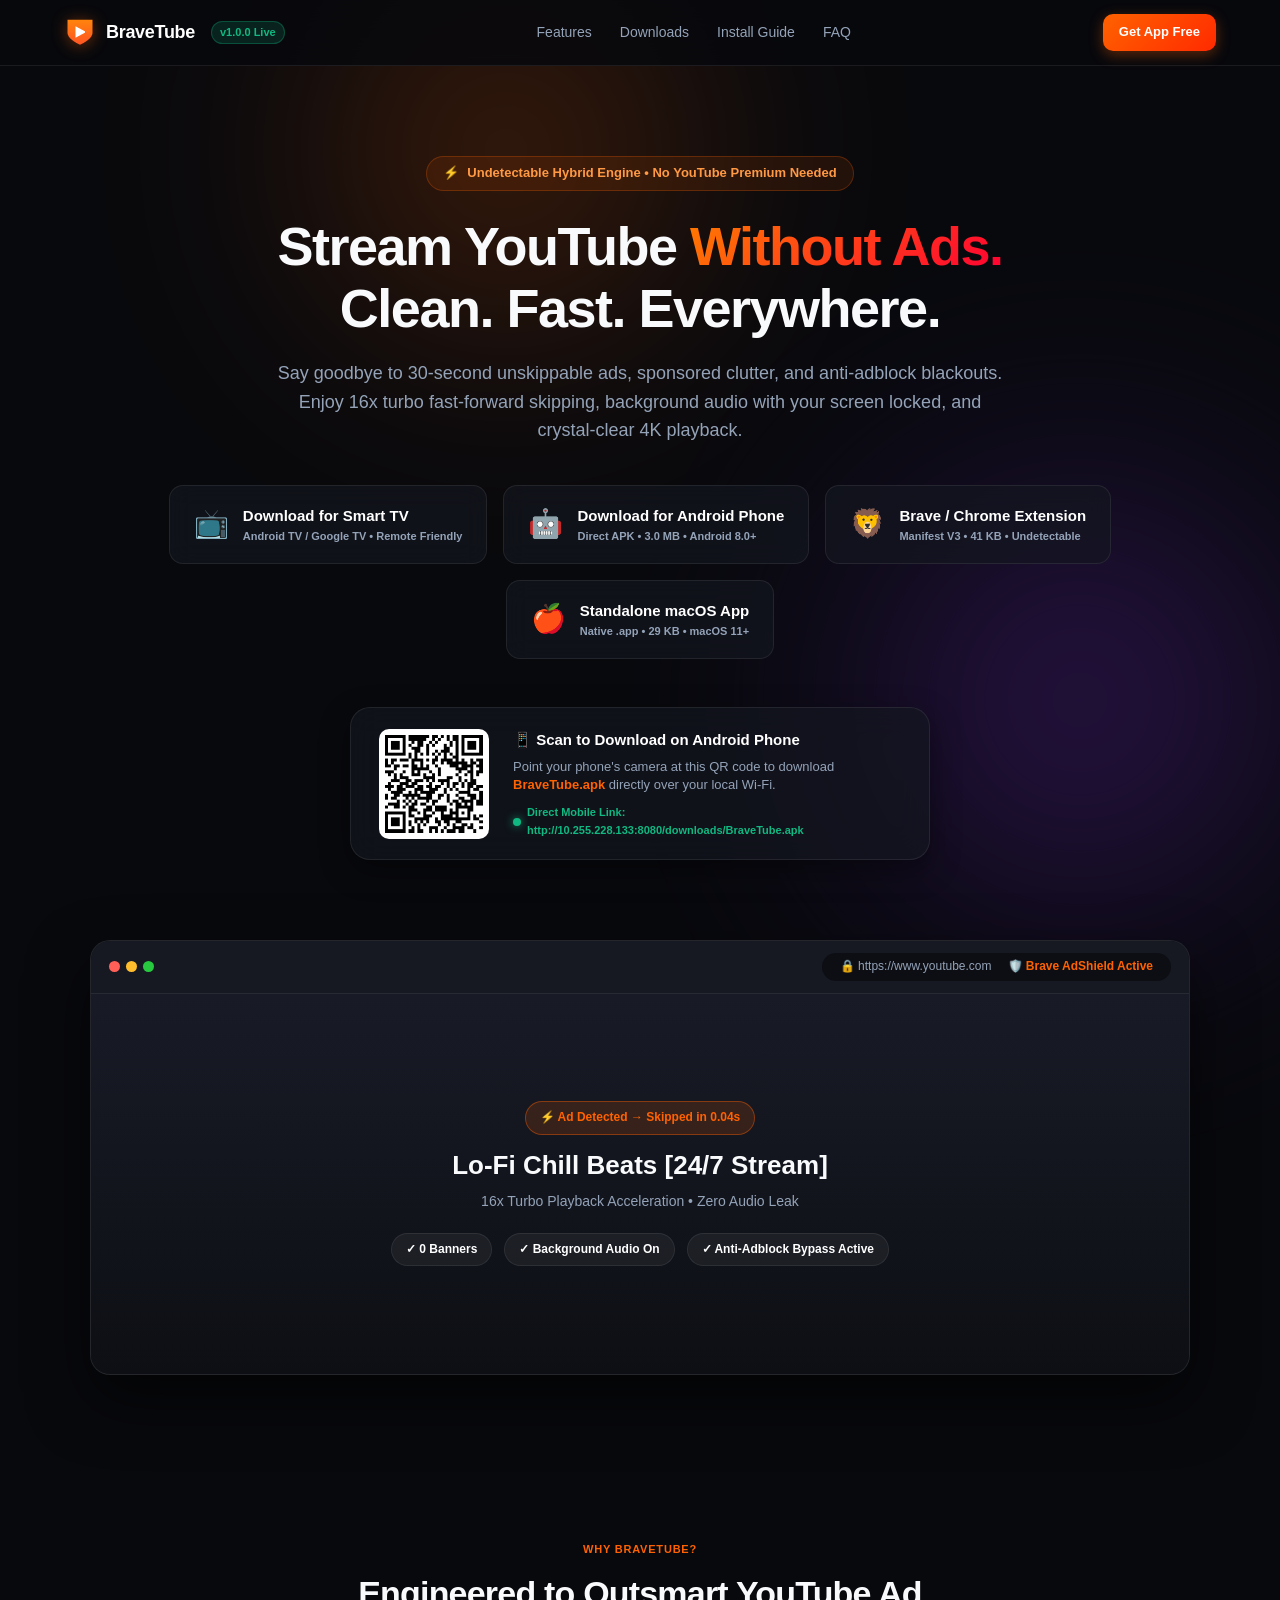
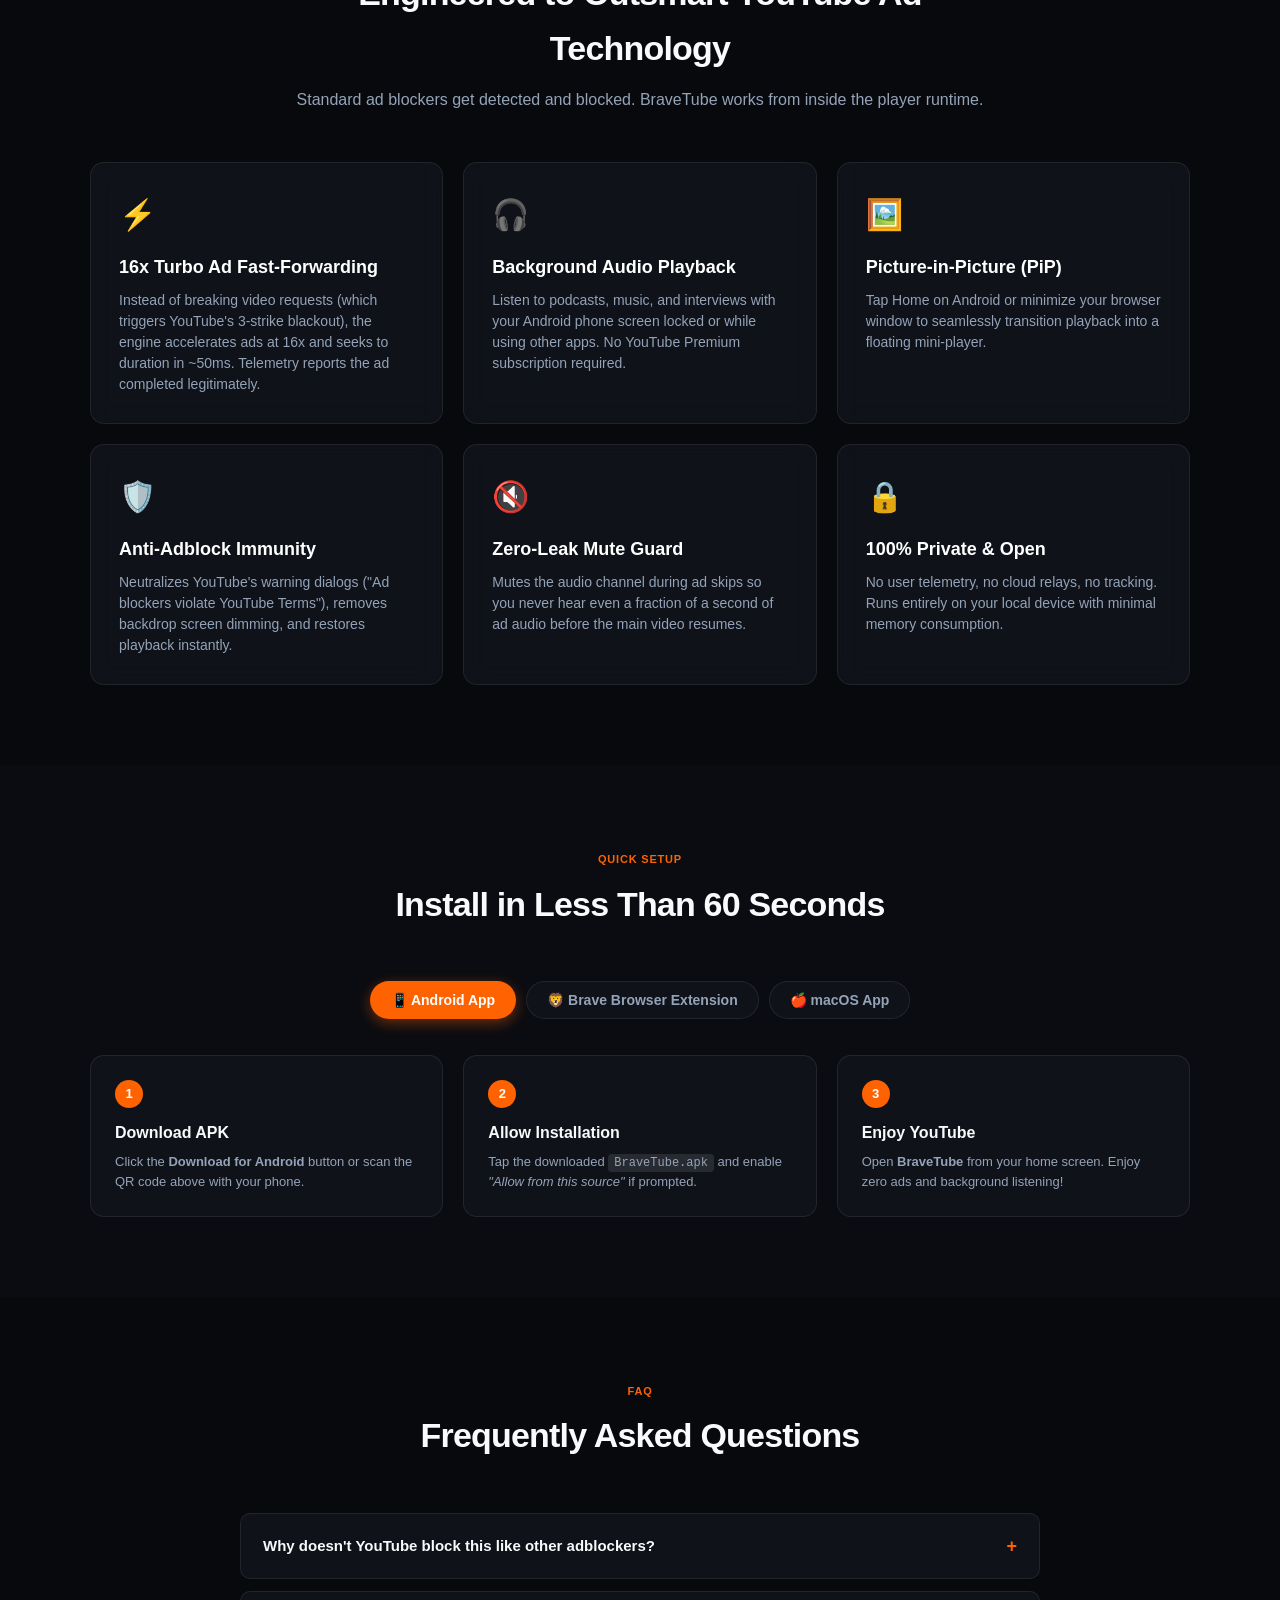
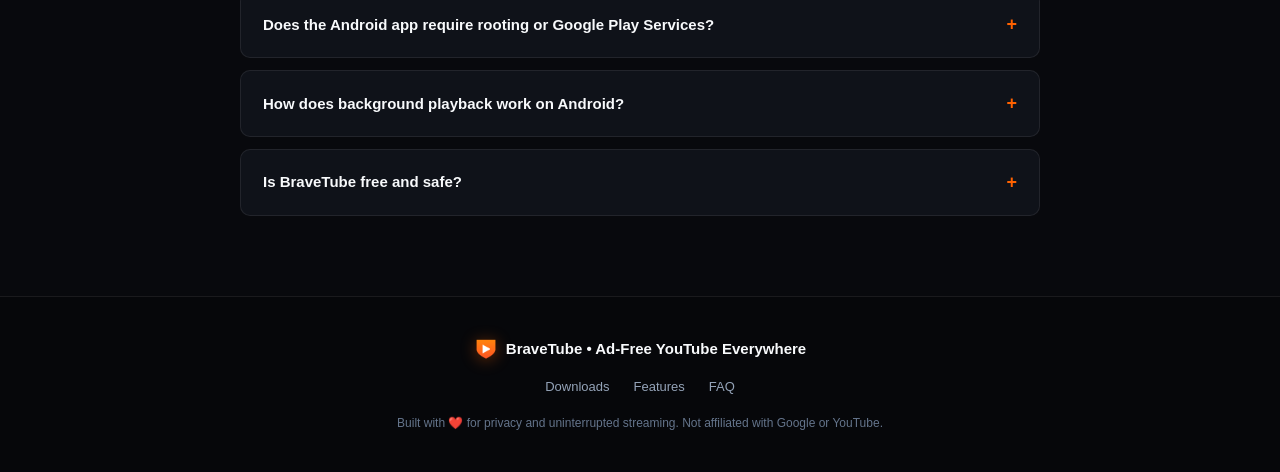
<file: website/index.html>
<!DOCTYPE html>
<html lang="en">
<head>
  <meta charset="UTF-8">
  <meta name="viewport" content="width=device-width, initial-scale=1.0">
  <title>BraveTube — YouTube Without Ads | Android App & Brave Extension</title>
  <meta name="description" content="Download BraveTube and Brave AdShield: Undetectable YouTube ad skipping with 16x turbo skip, background audio playback with screen locked, and zero banners.">
  <link rel="icon" type="image/png" href="assets/icon.png">
  <link rel="stylesheet" href="styles.css">
  <script src="assets/qrcode.min.js"></script>
</head>
<body>
  <!-- Ambient background glow -->
  <div class="glow-orb orb-1"></div>
  <div class="glow-orb orb-2"></div>

  <!-- Navigation -->
  <nav class="navbar">
    <div class="nav-container">
      <a href="#" class="brand">
        <img src="assets/icon.png" alt="BraveTube Logo" class="brand-logo">
        <span class="brand-name">BraveTube</span>
        <span class="badge-pill">v1.0.0 Live</span>
      </a>
      <div class="nav-links">
        <a href="#features">Features</a>
        <a href="#downloads">Downloads</a>
        <a href="#install">Install Guide</a>
        <a href="#faq">FAQ</a>
      </div>
      <a href="#downloads" class="btn btn-sm btn-primary">Get App Free</a>
    </div>
  </nav>

  <!-- Hero Section -->
  <header class="hero">
    <div class="hero-container">
      <div class="hero-tag">
        <span class="tag-sparkle">⚡</span>
        <span>Undetectable Hybrid Engine • No YouTube Premium Needed</span>
      </div>

      <h1 class="hero-title">
        Stream YouTube <span class="gradient-text">Without Ads.</span><br>
        Clean. Fast. Everywhere.
      </h1>

      <p class="hero-subtitle">
        Say goodbye to 30-second unskippable ads, sponsored clutter, and anti-adblock blackouts. 
        Enjoy 16x turbo fast-forward skipping, background audio with your screen locked, and crystal-clear 4K playback.
      </p>

      <!-- Primary Action Buttons -->
      <div class="hero-cta-group" id="downloads">
        <a href="downloads/SmartTube.apk" download="SmartTube.apk" class="btn btn-hero btn-android" id="btnDownloadTV">
          <div class="btn-icon">📺</div>
          <div class="btn-content">
            <span class="btn-label">Download for Smart TV</span>
            <span class="btn-meta">Android TV / Google TV • Remote Friendly</span>
          </div>
        </a>

        <a href="downloads/BraveTube.apk" download="BraveTube.apk" class="btn btn-hero btn-android" id="btnDownloadAndroid">
          <div class="btn-icon">🤖</div>
          <div class="btn-content">
            <span class="btn-label">Download for Android Phone</span>
            <span class="btn-meta">Direct APK • 3.0 MB • Android 8.0+</span>
          </div>
        </a>

        <a href="downloads/BraveAdShield-Extension.zip" download="BraveAdShield-Extension.zip" class="btn btn-hero btn-brave" id="btnDownloadBrave">
          <div class="btn-icon">🦁</div>
          <div class="btn-content">
            <span class="btn-label">Brave / Chrome Extension</span>
            <span class="btn-meta">Manifest V3 • 41 KB • Undetectable</span>
          </div>
        </a>

        <a href="downloads/YouTube-AdFree-Mac.zip" download="YouTube-AdFree-Mac.zip" class="btn btn-hero btn-mac" id="btnDownloadMac">
          <div class="btn-icon">🍎</div>
          <div class="btn-content">
            <span class="btn-label">Standalone macOS App</span>
            <span class="btn-meta">Native .app • 29 KB • macOS 11+</span>
          </div>
        </a>
      </div>

      <!-- Live Mobile QR Code Scanner -->
      <div class="qr-card">
        <div class="qr-box" id="qrcode"></div>
        <div class="qr-info">
          <div class="qr-title">📱 Scan to Download on Android Phone</div>
          <p class="qr-desc">
            Point your phone's camera at this QR code to download <strong class="text-orange">BraveTube.apk</strong> directly over your local Wi-Fi.
          </p>
          <div class="network-badge">
            <span class="pulse-dot"></span>
            <span id="qrUrlLabel">Direct Link Ready</span>
          </div>
        </div>
      </div>
    </div>
  </header>

  <!-- Interactive Demo / Engine Simulation -->
  <section class="demo-section">
    <div class="section-container">
      <div class="mockup-window">
        <div class="window-bar">
          <div class="window-dots">
            <span class="dot red"></span>
            <span class="dot yellow"></span>
            <span class="dot green"></span>
          </div>
          <div class="window-address">
            <span>🔒 https://www.youtube.com</span>
            <span class="status-shield">🛡️ Brave AdShield Active</span>
          </div>
        </div>
        <div class="mockup-player">
          <div class="mockup-video-bg">
            <div class="video-overlay-status">
              <span class="skip-badge">⚡ Ad Detected → Skipped in 0.04s</span>
              <h2>Lo-Fi Chill Beats [24/7 Stream]</h2>
              <p>16x Turbo Playback Acceleration • Zero Audio Leak</p>
            </div>
            <div class="floating-pills">
              <div class="pill">✓ 0 Banners</div>
              <div class="pill">✓ Background Audio On</div>
              <div class="pill">✓ Anti-Adblock Bypass Active</div>
            </div>
          </div>
        </div>
      </div>
    </div>
  </section>

  <!-- Feature Grid -->
  <section class="features" id="features">
    <div class="section-container">
      <div class="section-header">
        <span class="section-pill">Why BraveTube?</span>
        <h2 class="section-title">Engineered to Outsmart YouTube Ad Technology</h2>
        <p class="section-desc">Standard ad blockers get detected and blocked. BraveTube works from inside the player runtime.</p>
      </div>

      <div class="feature-grid">
        <div class="feature-card">
          <div class="feature-icon">⚡</div>
          <h3>16x Turbo Ad Fast-Forwarding</h3>
          <p>Instead of breaking video requests (which triggers YouTube's 3-strike blackout), the engine accelerates ads at 16x and seeks to duration in ~50ms. Telemetry reports the ad completed legitimately.</p>
        </div>

        <div class="feature-card">
          <div class="feature-icon">🎧</div>
          <h3>Background Audio Playback</h3>
          <p>Listen to podcasts, music, and interviews with your Android phone screen locked or while using other apps. No YouTube Premium subscription required.</p>
        </div>

        <div class="feature-card">
          <div class="feature-icon">🖼️</div>
          <h3>Picture-in-Picture (PiP)</h3>
          <p>Tap Home on Android or minimize your browser window to seamlessly transition playback into a floating mini-player.</p>
        </div>

        <div class="feature-card">
          <div class="feature-icon">🛡️</div>
          <h3>Anti-Adblock Immunity</h3>
          <p>Neutralizes YouTube's warning dialogs ("Ad blockers violate YouTube Terms"), removes backdrop screen dimming, and restores playback instantly.</p>
        </div>

        <div class="feature-card">
          <div class="feature-icon">🔇</div>
          <h3>Zero-Leak Mute Guard</h3>
          <p>Mutes the audio channel during ad skips so you never hear even a fraction of a second of ad audio before the main video resumes.</p>
        </div>

        <div class="feature-card">
          <div class="feature-icon">🔒</div>
          <h3>100% Private & Open</h3>
          <p>No user telemetry, no cloud relays, no tracking. Runs entirely on your local device with minimal memory consumption.</p>
        </div>
      </div>
    </div>
  </section>

  <!-- Step-by-Step Installation Guides -->
  <section class="install-section" id="install">
    <div class="section-container">
      <div class="section-header">
        <span class="section-pill">Quick Setup</span>
        <h2 class="section-title">Install in Less Than 60 Seconds</h2>
      </div>

      <div class="install-tabs">
        <button class="tab-btn active" data-tab="android-tab">📱 Android App</button>
        <button class="tab-btn" data-tab="brave-tab">🦁 Brave Browser Extension</button>
        <button class="tab-btn" data-tab="mac-tab">🍎 macOS App</button>
      </div>

      <!-- Android Guide -->
      <div class="tab-content active" id="android-tab">
        <div class="steps-grid">
          <div class="step-card">
            <span class="step-num">1</span>
            <h4>Download APK</h4>
            <p>Click the <strong>Download for Android</strong> button or scan the QR code above with your phone.</p>
          </div>
          <div class="step-card">
            <span class="step-num">2</span>
            <h4>Allow Installation</h4>
            <p>Tap the downloaded <code>BraveTube.apk</code> and enable <em>"Allow from this source"</em> if prompted.</p>
          </div>
          <div class="step-card">
            <span class="step-num">3</span>
            <h4>Enjoy YouTube</h4>
            <p>Open <strong>BraveTube</strong> from your home screen. Enjoy zero ads and background listening!</p>
          </div>
        </div>
      </div>

      <!-- Brave Guide -->
      <div class="tab-content" id="brave-tab">
        <div class="steps-grid">
          <div class="step-card">
            <span class="step-num">1</span>
            <h4>Download & Extract</h4>
            <p>Download <code>BraveAdShield-Extension.zip</code> and unzip it on your computer.</p>
          </div>
          <div class="step-card">
            <span class="step-num">2</span>
            <h4>Developer Mode</h4>
            <p>Open <code>brave://extensions</code> in Brave and toggle <strong>Developer mode</strong> in the top-right.</p>
          </div>
          <div class="step-card">
            <span class="step-num">3</span>
            <h4>Load Unpacked</h4>
            <p>Click <strong>"Load unpacked"</strong> and select the unzipped folder. Open YouTube to test!</p>
          </div>
        </div>
      </div>

      <!-- Mac Guide -->
      <div class="tab-content" id="mac-tab">
        <div class="steps-grid">
          <div class="step-card">
            <span class="step-num">1</span>
            <h4>Download Zip</h4>
            <p>Download <code>YouTube-AdFree-Mac.zip</code> and unzip it.</p>
          </div>
          <div class="step-card">
            <span class="step-num">2</span>
            <h4>Move to Applications</h4>
            <p>Drag <strong>YouTube Ad-Free.app</strong> into your Applications folder.</p>
          </div>
          <div class="step-card">
            <span class="step-num">3</span>
            <h4>Launch via Spotlight</h4>
            <p>Press <code>Cmd + Space</code>, type <strong>YouTube Ad-Free</strong>, and hit enter!</p>
          </div>
        </div>
      </div>
    </div>
  </section>

  <!-- FAQ Section -->
  <section class="faq-section" id="faq">
    <div class="section-container">
      <div class="section-header">
        <span class="section-pill">FAQ</span>
        <h2 class="section-title">Frequently Asked Questions</h2>
      </div>

      <div class="faq-accordion">
        <div class="faq-item">
          <div class="faq-question">
            <span>Why doesn't YouTube block this like other adblockers?</span>
            <span class="faq-icon">+</span>
          </div>
          <div class="faq-answer">
            <p>Traditional adblockers abort network connections to Google ad servers, which YouTube detects with anti-adblock scripts. BraveTube uses a hybrid fast-forward technique: when an ad is cued, it accelerates the player to 16x speed and jumps directly to duration in &lt;50ms. YouTube's servers register that the ad played legitimately.</p>
          </div>
        </div>

        <div class="faq-item">
          <div class="faq-question">
            <span>Does the Android app require rooting or Google Play Services?</span>
            <span class="faq-icon">+</span>
          </div>
          <div class="faq-answer">
            <p>No root required, and no Google Play Services dependency. It runs on any Android phone (Android 8.0 Oreo through Android 15+). You can also sign into your Google account inside the app if you want your subscriptions and watch history saved.</p>
          </div>
        </div>

        <div class="faq-item">
          <div class="faq-question">
            <span>How does background playback work on Android?</span>
            <span class="faq-icon">+</span>
          </div>
          <div class="faq-answer">
            <p>YouTube normally pauses video whenever the page is hidden or the phone screen turns off. BraveTube neutralizes the HTML5 Page Visibility API, telling YouTube that the player is always visible and focused, enabling seamless background playback.</p>
          </div>
        </div>

        <div class="faq-item">
          <div class="faq-question">
            <span>Is BraveTube free and safe?</span>
            <span class="faq-icon">+</span>
          </div>
          <div class="faq-answer">
            <p>Yes, 100% free and open-source. There are zero trackers, analytics scripts, or remote server dependencies.</p>
          </div>
        </div>
      </div>
    </div>
  </section>

  <!-- Footer -->
  <footer class="footer">
    <div class="footer-container">
      <div class="footer-brand">
        <img src="assets/icon.png" alt="Logo" class="brand-logo sm">
        <span>BraveTube • Ad-Free YouTube Everywhere</span>
      </div>
      <div class="footer-links">
        <a href="#downloads">Downloads</a>
        <a href="#features">Features</a>
        <a href="#faq">FAQ</a>
      </div>
      <div class="footer-copy">
        <span>Built with ❤️ for privacy and uninterrupted streaming. Not affiliated with Google or YouTube.</span>
      </div>
    </div>
  </footer>

  <script src="script.js"></script>
</body>
</html>
</file>
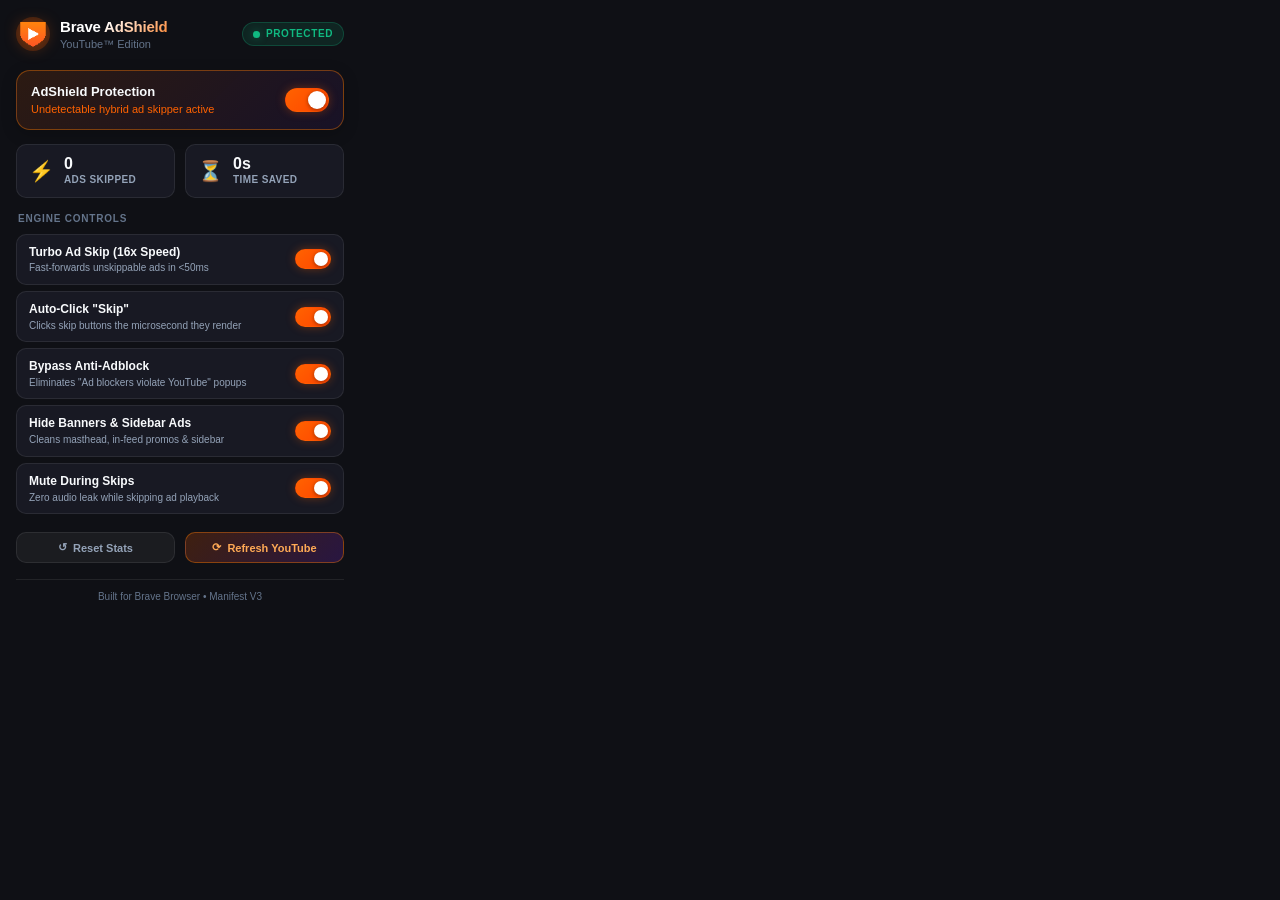
<file: extension/popup/popup.html>
<!DOCTYPE html>
<html lang="en">
<head>
  <meta charset="UTF-8">
  <meta name="viewport" content="width=device-width, initial-scale=1.0">
  <title>Brave AdShield for YouTube</title>
  <link rel="stylesheet" href="popup.css">
</head>
<body>
  <div class="container">
    <!-- Header -->
    <header class="header">
      <div class="logo-area">
        <div class="logo-icon-wrap">
          <img src="../icons/icon48.png" alt="Shield Logo" class="logo-img">
          <span class="pulse-ring"></span>
        </div>
        <div class="logo-text">
          <h1>Brave AdShield</h1>
          <span class="subtitle">YouTube™ Edition</span>
        </div>
      </div>
      <div class="status-pill active" id="statusPill">
        <span class="status-dot"></span>
        <span class="status-label" id="statusLabel">PROTECTED</span>
      </div>
    </header>

    <!-- Master Switch -->
    <div class="master-switch-card">
      <div class="master-info">
        <span class="master-title">AdShield Protection</span>
        <span class="master-desc" id="masterDesc">Undetectable hybrid ad skipper active</span>
      </div>
      <label class="toggle-switch">
        <input type="checkbox" id="toggleMaster" checked>
        <span class="slider round"></span>
      </label>
    </div>

    <!-- Live Stats -->
    <div class="stats-row">
      <div class="stat-card">
        <div class="stat-icon">⚡</div>
        <div class="stat-body">
          <div class="stat-value" id="adsSkippedVal">0</div>
          <div class="stat-label">Ads Skipped</div>
        </div>
      </div>
      <div class="stat-card">
        <div class="stat-icon">⏳</div>
        <div class="stat-body">
          <div class="stat-value" id="timeSavedVal">0s</div>
          <div class="stat-label">Time Saved</div>
        </div>
      </div>
    </div>

    <!-- Feature Controls -->
    <div class="features-section">
      <h2 class="section-title">ENGINE CONTROLS</h2>

      <div class="control-item">
        <div class="control-text">
          <span class="control-title">Turbo Ad Skip (16x Speed)</span>
          <span class="control-desc">Fast-forwards unskippable ads in &lt;50ms</span>
        </div>
        <label class="toggle-switch mini">
          <input type="checkbox" id="toggleTurbo" checked>
          <span class="slider round"></span>
        </label>
      </div>

      <div class="control-item">
        <div class="control-text">
          <span class="control-title">Auto-Click "Skip"</span>
          <span class="control-desc">Clicks skip buttons the microsecond they render</span>
        </div>
        <label class="toggle-switch mini">
          <input type="checkbox" id="toggleAutoClick" checked>
          <span class="slider round"></span>
        </label>
      </div>

      <div class="control-item">
        <div class="control-text">
          <span class="control-title">Bypass Anti-Adblock</span>
          <span class="control-desc">Eliminates "Ad blockers violate YouTube" popups</span>
        </div>
        <label class="toggle-switch mini">
          <input type="checkbox" id="toggleBypass" checked>
          <span class="slider round"></span>
        </label>
      </div>

      <div class="control-item">
        <div class="control-text">
          <span class="control-title">Hide Banners & Sidebar Ads</span>
          <span class="control-desc">Cleans masthead, in-feed promos & sidebar</span>
        </div>
        <label class="toggle-switch mini">
          <input type="checkbox" id="toggleBanners" checked>
          <span class="slider round"></span>
        </label>
      </div>

      <div class="control-item">
        <div class="control-text">
          <span class="control-title">Mute During Skips</span>
          <span class="control-desc">Zero audio leak while skipping ad playback</span>
        </div>
        <label class="toggle-switch mini">
          <input type="checkbox" id="toggleMute" checked>
          <span class="slider round"></span>
        </label>
      </div>
    </div>

    <!-- Actions & Footer -->
    <div class="actions-row">
      <button class="btn btn-secondary" id="btnResetStats">
        <span class="btn-icon">↺</span> Reset Stats
      </button>
      <button class="btn btn-primary" id="btnReloadTab">
        <span class="btn-icon">⟳</span> Refresh YouTube
      </button>
    </div>

    <footer class="footer">
      <span>Built for Brave Browser • Manifest V3</span>
    </footer>
  </div>

  <script src="popup.js"></script>
</body>
</html>
</file>
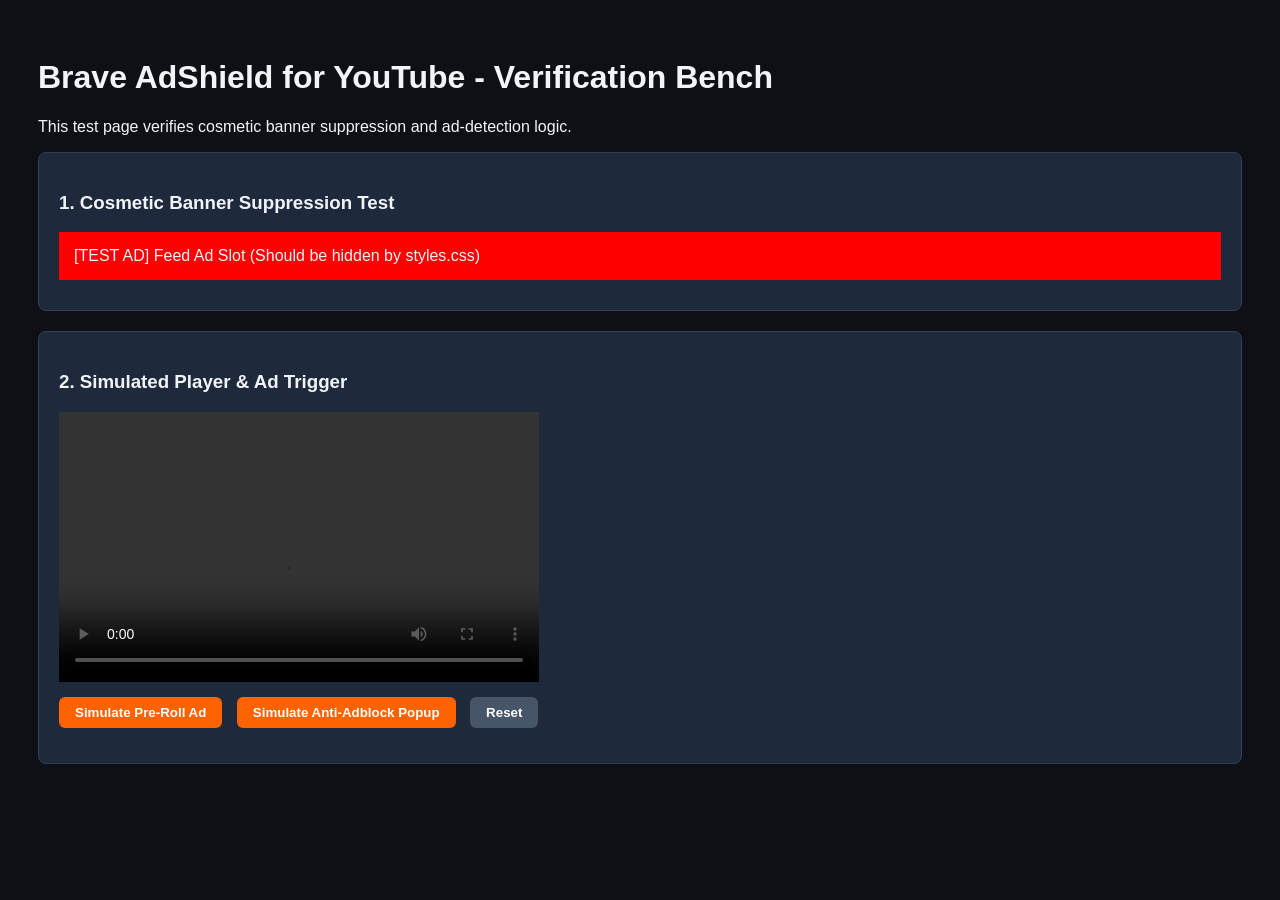
<file: extension/test/simulator.html>
<!DOCTYPE html>
<html lang="en">
<head>
  <meta charset="UTF-8">
  <title>Brave AdShield - Test Simulation Bench</title>
  <link rel="stylesheet" href="../styles.css">
  <style>
    body {
      background: #0f1015;
      color: #f1f5f9;
      font-family: -apple-system, sans-serif;
      padding: 30px;
    }
    .test-box {
      border: 1px solid #334155;
      border-radius: 8px;
      padding: 20px;
      margin-bottom: 20px;
      background: #1e293b;
    }
    .status {
      font-weight: bold;
      color: #38bdf8;
    }
    .btn {
      background: #ff6200;
      color: white;
      border: none;
      padding: 8px 16px;
      border-radius: 6px;
      cursor: pointer;
      margin-right: 10px;
      font-weight: 600;
    }
  </style>
</head>
<body>
  <h1>Brave AdShield for YouTube - Verification Bench</h1>
  <p>This test page verifies cosmetic banner suppression and ad-detection logic.</p>

  <div class="test-box">
    <h3>1. Cosmetic Banner Suppression Test</h3>
    <div id="masthead-ad" style="background: red; padding: 15px; margin: 10px 0;">
      [TEST AD] Masthead banner (Should be hidden by styles.css)
    </div>
    <div class="ytd-ad-slot-renderer" style="background: red; padding: 15px; margin: 10px 0;">
      [TEST AD] Feed Ad Slot (Should be hidden by styles.css)
    </div>
    <div id="player-ads" style="background: red; padding: 15px; margin: 10px 0;">
      [TEST AD] Watch page sidebar ad (Should be hidden by styles.css)
    </div>
  </div>

  <div class="test-box">
    <h3>2. Simulated Player & Ad Trigger</h3>
    <div id="movie_player" class="html5-video-player" style="position: relative; width: 480px; height: 270px; background: #000;">
      <video id="testVideo" class="html5-main-video" style="width: 100%; height: 100%;" src="data:video/mp4;base64," controls></video>
      <div class="ytp-ad-module"></div>
    </div>
    <div style="margin-top: 15px;">
      <button class="btn" id="btnSimulateAd">Simulate Pre-Roll Ad</button>
      <button class="btn" id="btnSimulateAntiAdblock">Simulate Anti-Adblock Popup</button>
      <button class="btn" id="btnResetSim" style="background: #475569;">Reset</button>
    </div>
    <div id="simLog" style="margin-top: 15px; font-family: monospace; font-size: 13px; color: #a5f3fc;"></div>
  </div>

  <script>
    const log = (msg) => {
      document.getElementById('simLog').innerHTML += `<div>[${new Date().toLocaleTimeString()}] ${msg}</div>`;
    };

    document.getElementById('btnSimulateAd').addEventListener('click', () => {
      const player = document.getElementById('movie_player');
      player.classList.add('ad-showing');
      const skipSlot = document.createElement('div');
      skipSlot.className = 'ytp-ad-skip-button-modern';
      skipSlot.innerText = 'Skip Ad';
      skipSlot.style.cursor = 'pointer';
      skipSlot.onclick = () => {
        log('SUCCESS: Skip button clicked by engine!');
        player.classList.remove('ad-showing');
        skipSlot.remove();
      };
      player.appendChild(skipSlot);
      log('Simulating Ad: Added .ad-showing and skip button.');
    });

    document.getElementById('btnSimulateAntiAdblock').addEventListener('click', () => {
      const modal = document.createElement('tp-yt-paper-dialog');
      modal.innerHTML = '<div class="ytd-enforcement-message-view-model"><h2>Ad blockers violate YouTube Terms</h2></div>';
      document.body.appendChild(modal);
      log('Simulating Anti-Adblock popup modal inserted into DOM.');
    });

    document.getElementById('btnResetSim').addEventListener('click', () => {
      const player = document.getElementById('movie_player');
      player.classList.remove('ad-showing');
      document.querySelectorAll('.ytp-ad-skip-button-modern, tp-yt-paper-dialog').forEach(el => el.remove());
      log('Simulation reset.');
    });
  </script>
</body>
</html>
</file>
<file: website/styles.css>
/* ==========================================================================
   BraveTube - Modern Dark Glassmorphic Landing Page Stylesheet
   ========================================================================== */

:root {
  --bg-main: #08090d;
  --bg-card: rgba(20, 23, 33, 0.65);
  --bg-card-hover: rgba(28, 32, 46, 0.85);
  --bg-glass: rgba(255, 255, 255, 0.03);
  
  --border-subtle: rgba(255, 255, 255, 0.08);
  --border-glow: rgba(255, 102, 0, 0.4);

  --brave-orange: #ff6200;
  --brave-gradient: linear-gradient(135deg, #ff6200 0%, #ff2a00 100%);
  --yt-red: #ff0033;
  --purple-glow: #8c30f5;
  --green-neon: #10b981;

  --text-primary: #f8fafc;
  --text-secondary: #94a3b8;
  --text-muted: #64748b;

  --radius-xl: 20px;
  --radius-lg: 14px;
  --radius-md: 10px;
  --radius-full: 9999px;

  --font-family: -apple-system, BlinkMacSystemFont, "Segoe UI", Roboto, "Helvetica Neue", sans-serif;
  --transition: all 0.25s cubic-bezier(0.4, 0, 0.2, 1);
}

* {
  margin: 0;
  padding: 0;
  box-sizing: border-box;
}

html {
  scroll-behavior: smooth;
}

body {
  font-family: var(--font-family);
  background-color: var(--bg-main);
  color: var(--text-primary);
  line-height: 1.6;
  overflow-x: hidden;
  position: relative;
  -webkit-font-smoothing: antialiased;
}

/* Ambient Glowing Background Orbs */
.glow-orb {
  position: absolute;
  border-radius: 50%;
  filter: blur(120px);
  pointer-events: none;
  z-index: 0;
  opacity: 0.35;
}

.orb-1 {
  width: 500px;
  height: 500px;
  top: -100px;
  left: 20%;
  background: radial-gradient(circle, var(--brave-orange), transparent 70%);
}

.orb-2 {
  width: 600px;
  height: 600px;
  top: 400px;
  right: -100px;
  background: radial-gradient(circle, var(--purple-glow), transparent 70%);
}

/* Navbar */
.navbar {
  position: sticky;
  top: 0;
  z-index: 100;
  background: rgba(8, 9, 13, 0.85);
  backdrop-filter: blur(16px);
  border-bottom: 1px solid var(--border-subtle);
  padding: 14px 0;
}

.nav-container {
  max-width: 1200px;
  margin: 0 auto;
  padding: 0 24px;
  display: flex;
  align-items: center;
  justify-content: space-between;
}

.brand {
  display: flex;
  align-items: center;
  gap: 10px;
  text-decoration: none;
}

.brand-logo {
  width: 32px;
  height: 32px;
  filter: drop-shadow(0 2px 8px rgba(255, 98, 0, 0.4));
}

.brand-logo.sm {
  width: 24px;
  height: 24px;
}

.brand-name {
  font-size: 18px;
  font-weight: 800;
  color: #fff;
  letter-spacing: -0.3px;
}

.badge-pill {
  font-size: 11px;
  font-weight: 700;
  padding: 2px 8px;
  border-radius: var(--radius-full);
  background: rgba(16, 185, 129, 0.15);
  border: 1px solid rgba(16, 185, 129, 0.3);
  color: var(--green-neon);
  margin-left: 6px;
}

.nav-links {
  display: flex;
  gap: 28px;
}

.nav-links a {
  color: var(--text-secondary);
  text-decoration: none;
  font-size: 14px;
  font-weight: 500;
  transition: var(--transition);
}

.nav-links a:hover {
  color: #fff;
}

/* Buttons */
.btn {
  display: inline-flex;
  align-items: center;
  justify-content: center;
  text-decoration: none;
  cursor: pointer;
  border: none;
  font-weight: 600;
  transition: var(--transition);
  border-radius: var(--radius-md);
}

.btn-sm {
  padding: 8px 16px;
  font-size: 13px;
}

.btn-primary {
  background: var(--brave-gradient);
  color: #fff;
  box-shadow: 0 4px 14px rgba(255, 98, 0, 0.35);
}

.btn-primary:hover {
  transform: translateY(-1px);
  box-shadow: 0 6px 20px rgba(255, 98, 0, 0.5);
}

/* Hero Section */
.hero {
  position: relative;
  z-index: 10;
  padding: 90px 24px 60px;
  text-align: center;
}

.hero-container {
  max-width: 960px;
  margin: 0 auto;
}

.hero-tag {
  display: inline-flex;
  align-items: center;
  gap: 8px;
  padding: 6px 16px;
  border-radius: var(--radius-full);
  background: rgba(255, 98, 0, 0.1);
  border: 1px solid rgba(255, 98, 0, 0.25);
  font-size: 13px;
  font-weight: 600;
  color: #ff9944;
  margin-bottom: 24px;
}

.hero-title {
  font-size: 54px;
  font-weight: 850;
  line-height: 1.15;
  letter-spacing: -1.5px;
  margin-bottom: 20px;
}

.gradient-text {
  background: linear-gradient(135deg, #ff7a00 0%, #ff0033 100%);
  -webkit-background-clip: text;
  -webkit-text-fill-color: transparent;
}

.hero-subtitle {
  font-size: 18px;
  color: var(--text-secondary);
  max-width: 740px;
  margin: 0 auto 40px;
  line-height: 1.6;
}

/* Hero CTA Group */
.hero-cta-group {
  display: flex;
  flex-wrap: wrap;
  gap: 16px;
  justify-content: center;
  margin-bottom: 48px;
}

.btn-hero {
  display: flex;
  align-items: center;
  gap: 14px;
  padding: 16px 24px;
  border-radius: var(--radius-lg);
  border: 1px solid var(--border-subtle);
  background: var(--bg-card);
  backdrop-filter: blur(12px);
  color: var(--text-primary);
  text-align: left;
  min-width: 260px;
}

.btn-hero .btn-icon {
  font-size: 28px;
}

.btn-hero .btn-content {
  display: flex;
  flex-direction: column;
}

.btn-hero .btn-label {
  font-size: 15px;
  font-weight: 700;
  color: #fff;
}

.btn-hero .btn-meta {
  font-size: 11px;
  color: var(--text-secondary);
}

.btn-android:hover {
  background: rgba(16, 185, 129, 0.12);
  border-color: rgba(16, 185, 129, 0.4);
  transform: translateY(-2px);
  box-shadow: 0 8px 24px rgba(16, 185, 129, 0.2);
}

.btn-brave:hover {
  background: rgba(255, 98, 0, 0.12);
  border-color: var(--border-glow);
  transform: translateY(-2px);
  box-shadow: 0 8px 24px rgba(255, 98, 0, 0.25);
}

.btn-mac:hover {
  background: rgba(140, 48, 245, 0.12);
  border-color: rgba(140, 48, 245, 0.4);
  transform: translateY(-2px);
  box-shadow: 0 8px 24px rgba(140, 48, 245, 0.25);
}

/* QR Code Card */
.qr-card {
  display: inline-flex;
  align-items: center;
  gap: 24px;
  padding: 20px 28px;
  background: var(--bg-card);
  border: 1px solid var(--border-subtle);
  border-radius: var(--radius-xl);
  backdrop-filter: blur(16px);
  text-align: left;
  max-width: 580px;
  box-shadow: 0 10px 30px rgba(0, 0, 0, 0.4);
}

.qr-box {
  width: 110px;
  height: 110px;
  background: #fff;
  padding: 6px;
  border-radius: var(--radius-md);
  display: flex;
  align-items: center;
  justify-content: center;
  flex-shrink: 0;
}

.qr-box img,
.qr-box canvas {
  width: 100% !important;
  height: 100% !important;
}

.qr-info {
  display: flex;
  flex-direction: column;
  gap: 6px;
}

.qr-title {
  font-size: 15px;
  font-weight: 700;
  color: #fff;
}

.qr-desc {
  font-size: 13px;
  color: var(--text-secondary);
  line-height: 1.4;
}

.text-orange {
  color: var(--brave-orange);
}

.network-badge {
  display: inline-flex;
  align-items: center;
  gap: 6px;
  font-size: 11px;
  font-weight: 600;
  color: var(--green-neon);
  margin-top: 4px;
}

.pulse-dot {
  width: 8px;
  height: 8px;
  border-radius: 50%;
  background: var(--green-neon);
  box-shadow: 0 0 8px rgba(16, 185, 129, 0.8);
}

/* Mockup Window Demo */
.demo-section {
  position: relative;
  z-index: 10;
  padding: 20px 24px 80px;
}

.section-container {
  max-width: 1100px;
  margin: 0 auto;
}

.mockup-window {
  background: #11131a;
  border: 1px solid var(--border-subtle);
  border-radius: var(--radius-xl);
  overflow: hidden;
  box-shadow: 0 25px 60px rgba(0, 0, 0, 0.6);
}

.window-bar {
  display: flex;
  align-items: center;
  justify-content: space-between;
  padding: 12px 18px;
  background: #161822;
  border-bottom: 1px solid var(--border-subtle);
}

.window-dots {
  display: flex;
  gap: 6px;
}

.dot {
  width: 11px;
  height: 11px;
  border-radius: 50%;
}

.dot.red { background: #ff5f56; }
.dot.yellow { background: #ffbd2e; }
.dot.green { background: #27c93f; }

.window-address {
  display: flex;
  align-items: center;
  gap: 16px;
  background: #0d0e14;
  padding: 4px 18px;
  border-radius: var(--radius-full);
  font-size: 12px;
  color: var(--text-secondary);
}

.status-shield {
  color: var(--brave-orange);
  font-weight: 600;
}

.mockup-player {
  height: 380px;
  background: linear-gradient(180deg, #181b26 0%, #0d0f14 100%);
  display: flex;
  align-items: center;
  justify-content: center;
  padding: 40px;
  position: relative;
}

.mockup-video-bg {
  text-align: center;
  display: flex;
  flex-direction: column;
  align-items: center;
  gap: 20px;
}

.skip-badge {
  display: inline-block;
  padding: 6px 14px;
  background: rgba(255, 98, 0, 0.15);
  border: 1px solid rgba(255, 98, 0, 0.4);
  border-radius: var(--radius-full);
  font-size: 12px;
  font-weight: 700;
  color: var(--brave-orange);
  margin-bottom: 10px;
}

.video-overlay-status h2 {
  font-size: 26px;
  font-weight: 800;
  margin-bottom: 4px;
}

.video-overlay-status p {
  color: var(--text-secondary);
  font-size: 14px;
}

.floating-pills {
  display: flex;
  gap: 12px;
  flex-wrap: wrap;
  justify-content: center;
}

.pill {
  padding: 6px 14px;
  background: rgba(255, 255, 255, 0.05);
  border: 1px solid var(--border-subtle);
  border-radius: var(--radius-full);
  font-size: 12px;
  font-weight: 600;
  color: #fff;
}

/* Features */
.features {
  padding: 80px 24px;
  position: relative;
  z-index: 10;
}

.section-header {
  text-align: center;
  max-width: 700px;
  margin: 0 auto 50px;
}

.section-pill {
  font-size: 11px;
  font-weight: 700;
  letter-spacing: 0.8px;
  text-transform: uppercase;
  color: var(--brave-orange);
  margin-bottom: 8px;
  display: inline-block;
}

.section-title {
  font-size: 34px;
  font-weight: 800;
  letter-spacing: -0.8px;
  margin-bottom: 12px;
}

.section-desc {
  font-size: 16px;
  color: var(--text-secondary);
}

.feature-grid {
  display: grid;
  grid-template-columns: repeat(auto-fit, minmax(320px, 1fr));
  gap: 20px;
}

.feature-card {
  background: var(--bg-card);
  border: 1px solid var(--border-subtle);
  border-radius: var(--radius-lg);
  padding: 28px;
  backdrop-filter: blur(12px);
  transition: var(--transition);
}

.feature-card:hover {
  background: var(--bg-card-hover);
  border-color: rgba(255, 255, 255, 0.16);
  transform: translateY(-3px);
}

.feature-icon {
  font-size: 30px;
  margin-bottom: 14px;
}

.feature-card h3 {
  font-size: 18px;
  font-weight: 700;
  margin-bottom: 8px;
  color: #fff;
}

.feature-card p {
  font-size: 14px;
  color: var(--text-secondary);
  line-height: 1.5;
}

/* Install Section */
.install-section {
  padding: 80px 24px;
  position: relative;
  z-index: 10;
  background: rgba(14, 16, 23, 0.5);
}

.install-tabs {
  display: flex;
  justify-content: center;
  gap: 10px;
  margin-bottom: 36px;
}

.tab-btn {
  background: var(--bg-card);
  border: 1px solid var(--border-subtle);
  color: var(--text-secondary);
  padding: 10px 20px;
  border-radius: var(--radius-full);
  font-size: 14px;
  font-weight: 600;
  cursor: pointer;
  transition: var(--transition);
}

.tab-btn.active,
.tab-btn:hover {
  background: var(--brave-orange);
  color: #fff;
  border-color: transparent;
  box-shadow: 0 4px 14px rgba(255, 98, 0, 0.4);
}

.tab-content {
  display: none;
}

.tab-content.active {
  display: block;
}

.steps-grid {
  display: grid;
  grid-template-columns: repeat(auto-fit, minmax(260px, 1fr));
  gap: 20px;
}

.step-card {
  background: var(--bg-card);
  border: 1px solid var(--border-subtle);
  border-radius: var(--radius-lg);
  padding: 24px;
  position: relative;
}

.step-num {
  display: inline-flex;
  align-items: center;
  justify-content: center;
  width: 28px;
  height: 28px;
  background: var(--brave-orange);
  color: #fff;
  border-radius: 50%;
  font-size: 13px;
  font-weight: 700;
  margin-bottom: 12px;
}

.step-card h4 {
  font-size: 16px;
  font-weight: 700;
  margin-bottom: 6px;
}

.step-card p {
  font-size: 13px;
  color: var(--text-secondary);
  line-height: 1.5;
}

.step-card code {
  background: rgba(255, 255, 255, 0.1);
  padding: 2px 6px;
  border-radius: 4px;
  font-size: 12px;
}

/* FAQ */
.faq-section {
  padding: 80px 24px;
  position: relative;
  z-index: 10;
}

.faq-accordion {
  max-width: 800px;
  margin: 0 auto;
  display: flex;
  flex-direction: column;
  gap: 12px;
}

.faq-item {
  background: var(--bg-card);
  border: 1px solid var(--border-subtle);
  border-radius: var(--radius-md);
  overflow: hidden;
  transition: var(--transition);
}

.faq-question {
  display: flex;
  align-items: center;
  justify-content: space-between;
  padding: 18px 22px;
  font-size: 15px;
  font-weight: 600;
  cursor: pointer;
  user-select: none;
}

.faq-icon {
  font-size: 18px;
  color: var(--brave-orange);
  transition: transform 0.25s ease;
}

.faq-item.active .faq-icon {
  transform: rotate(45deg);
}

.faq-answer {
  max-height: 0;
  overflow: hidden;
  transition: max-height 0.3s cubic-bezier(0.4, 0, 0.2, 1);
  background: rgba(0, 0, 0, 0.2);
}

.faq-answer p {
  padding: 0 22px 18px;
  font-size: 14px;
  color: var(--text-secondary);
  line-height: 1.6;
}

.faq-item.active .faq-answer {
  max-height: 200px;
}

/* Footer */
.footer {
  border-top: 1px solid var(--border-subtle);
  padding: 40px 24px;
  text-align: center;
  position: relative;
  z-index: 10;
  background: #06070a;
}

.footer-container {
  max-width: 1000px;
  margin: 0 auto;
  display: flex;
  flex-direction: column;
  align-items: center;
  gap: 16px;
}

.footer-brand {
  display: flex;
  align-items: center;
  gap: 8px;
  font-weight: 700;
  font-size: 15px;
}

.footer-links {
  display: flex;
  gap: 24px;
}

.footer-links a {
  color: var(--text-secondary);
  text-decoration: none;
  font-size: 13px;
}

.footer-copy {
  font-size: 12px;
  color: var(--text-muted);
}

/* Responsive adjustments */
@media (max-width: 768px) {
  .hero-title {
    font-size: 36px;
  }
  .nav-links {
    display: none;
  }
  .qr-card {
    flex-direction: column;
    text-align: center;
  }
  .btn-hero {
    width: 100%;
  }
}
</file>
<file: extension/popup/popup.css>
/* ==========================================================================
   Brave AdShield for YouTube™ - Modern Dark Glassmorphic Theme
   ========================================================================== */

:root {
  --bg-primary: #0f1015;
  --bg-secondary: #171821;
  --bg-card: rgba(29, 31, 42, 0.7);
  --bg-card-hover: rgba(38, 41, 55, 0.85);
  --border-color: rgba(255, 255, 255, 0.08);
  --border-active: rgba(255, 122, 0, 0.4);
  
  --brave-orange: #ff6200;
  --brave-orange-glow: rgba(255, 98, 0, 0.35);
  --brave-purple: #8c30f5;
  --yt-red: #ff0033;
  --green-status: #10b981;
  --green-glow: rgba(16, 185, 129, 0.4);

  --text-primary: #f8fafc;
  --text-secondary: #94a3b8;
  --text-muted: #64748b;
  
  --radius-lg: 14px;
  --radius-md: 10px;
  --radius-sm: 6px;
  --radius-full: 9999px;

  --transition: all 0.2s cubic-bezier(0.4, 0, 0.2, 1);
}

* {
  box-sizing: border-box;
  margin: 0;
  padding: 0;
  user-select: none;
}

body {
  width: 360px;
  font-family: -apple-system, BlinkMacSystemFont, "Segoe UI", Roboto, Helvetica, Arial, sans-serif;
  background-color: var(--bg-primary);
  color: var(--text-primary);
  line-height: 1.4;
  overflow-x: hidden;
  -webkit-font-smoothing: antialiased;
}

.container {
  padding: 16px;
  display: flex;
  flex-direction: column;
  gap: 14px;
}

/* Header */
.header {
  display: flex;
  align-items: center;
  justify-content: space-between;
  padding-bottom: 4px;
}

.logo-area {
  display: flex;
  align-items: center;
  gap: 10px;
}

.logo-icon-wrap {
  position: relative;
  width: 34px;
  height: 34px;
  display: flex;
  align-items: center;
  justify-content: center;
}

.logo-img {
  width: 32px;
  height: 32px;
  z-index: 2;
  filter: drop-shadow(0 2px 8px var(--brave-orange-glow));
}

.pulse-ring {
  position: absolute;
  top: 0;
  left: 0;
  width: 34px;
  height: 34px;
  border-radius: 50%;
  background: var(--brave-orange);
  opacity: 0.2;
  animation: pulse-ring 2.5s infinite;
  z-index: 1;
}

@keyframes pulse-ring {
  0% { transform: scale(0.9); opacity: 0.4; }
  50% { transform: scale(1.35); opacity: 0; }
  100% { transform: scale(0.9); opacity: 0; }
}

.logo-text h1 {
  font-size: 15px;
  font-weight: 700;
  letter-spacing: -0.2px;
  background: linear-gradient(135deg, #ffffff 40%, #ff8833 100%);
  -webkit-background-clip: text;
  -webkit-text-fill-color: transparent;
}

.logo-text .subtitle {
  font-size: 11px;
  color: var(--text-muted);
  font-weight: 500;
  display: block;
}

/* Status Pill */
.status-pill {
  display: flex;
  align-items: center;
  gap: 6px;
  padding: 4px 10px;
  border-radius: var(--radius-full);
  background: rgba(16, 185, 129, 0.12);
  border: 1px solid rgba(16, 185, 129, 0.25);
  font-size: 10px;
  font-weight: 700;
  letter-spacing: 0.6px;
  color: var(--green-status);
  transition: var(--transition);
}

.status-dot {
  width: 7px;
  height: 7px;
  border-radius: 50%;
  background: var(--green-status);
  box-shadow: 0 0 8px var(--green-glow);
}

.status-pill.disabled {
  background: rgba(239, 68, 68, 0.12);
  border-color: rgba(239, 68, 68, 0.25);
  color: #ef4444;
}

.status-pill.disabled .status-dot {
  background: #ef4444;
  box-shadow: none;
}

/* Master Switch Card */
.master-switch-card {
  display: flex;
  align-items: center;
  justify-content: space-between;
  background: linear-gradient(135deg, rgba(255, 98, 0, 0.12) 0%, rgba(140, 48, 245, 0.08) 100%);
  border: 1px solid var(--border-active);
  border-radius: var(--radius-lg);
  padding: 12px 14px;
  box-shadow: 0 4px 16px rgba(0, 0, 0, 0.2);
}

.master-info {
  display: flex;
  flex-direction: column;
}

.master-title {
  font-size: 13px;
  font-weight: 700;
  color: var(--text-primary);
}

.master-desc {
  font-size: 11px;
  color: var(--brave-orange);
  font-weight: 500;
}

/* Stats Row */
.stats-row {
  display: grid;
  grid-template-columns: 1fr 1fr;
  gap: 10px;
}

.stat-card {
  display: flex;
  align-items: center;
  gap: 10px;
  background: var(--bg-card);
  border: 1px solid var(--border-color);
  border-radius: var(--radius-md);
  padding: 10px 12px;
  backdrop-filter: blur(8px);
}

.stat-icon {
  font-size: 20px;
}

.stat-value {
  font-size: 16px;
  font-weight: 800;
  color: var(--text-primary);
  line-height: 1.1;
}

.stat-label {
  font-size: 10px;
  color: var(--text-secondary);
  font-weight: 600;
  text-transform: uppercase;
  letter-spacing: 0.4px;
}

/* Features Section */
.features-section {
  display: flex;
  flex-direction: column;
  gap: 6px;
}

.section-title {
  font-size: 10px;
  color: var(--text-muted);
  font-weight: 700;
  letter-spacing: 0.8px;
  margin-bottom: 2px;
  padding-left: 2px;
}

.control-item {
  display: flex;
  align-items: center;
  justify-content: space-between;
  background: var(--bg-card);
  border: 1px solid var(--border-color);
  border-radius: var(--radius-md);
  padding: 9px 12px;
  transition: var(--transition);
}

.control-item:hover {
  background: var(--bg-card-hover);
  border-color: rgba(255, 255, 255, 0.14);
}

.control-text {
  display: flex;
  flex-direction: column;
  gap: 2px;
  max-width: 250px;
}

.control-title {
  font-size: 12px;
  font-weight: 600;
  color: var(--text-primary);
}

.control-desc {
  font-size: 10px;
  color: var(--text-secondary);
  line-height: 1.25;
}

/* Switch Styles */
.toggle-switch {
  position: relative;
  display: inline-block;
  width: 44px;
  height: 24px;
  flex-shrink: 0;
}

.toggle-switch input {
  opacity: 0;
  width: 0;
  height: 0;
}

.slider {
  position: absolute;
  cursor: pointer;
  top: 0;
  left: 0;
  right: 0;
  bottom: 0;
  background-color: #2b2e3d;
  transition: .25s ease-in-out;
  border-radius: 34px;
  border: 1px solid rgba(255, 255, 255, 0.1);
}

.slider:before {
  position: absolute;
  content: "";
  height: 18px;
  width: 18px;
  left: 2px;
  bottom: 2px;
  background-color: #cbd5e1;
  transition: .25s cubic-bezier(0.4, 0, 0.2, 1);
  border-radius: 50%;
  box-shadow: 0 1px 4px rgba(0, 0, 0, 0.4);
}

input:checked + .slider {
  background: linear-gradient(135deg, var(--brave-orange), #ff4500);
  border-color: transparent;
  box-shadow: 0 0 10px var(--brave-orange-glow);
}

input:checked + .slider:before {
  transform: translateX(20px);
  background-color: #ffffff;
}

.toggle-switch.mini {
  width: 36px;
  height: 20px;
}

.toggle-switch.mini .slider:before {
  height: 14px;
  width: 14px;
  left: 2px;
  bottom: 2px;
}

.toggle-switch.mini input:checked + .slider:before {
  transform: translateX(16px);
}

/* Actions */
.actions-row {
  display: grid;
  grid-template-columns: 1fr 1fr;
  gap: 10px;
  margin-top: 4px;
}

.btn {
  display: inline-flex;
  align-items: center;
  justify-content: center;
  gap: 6px;
  padding: 8px 12px;
  border-radius: var(--radius-md);
  font-size: 11px;
  font-weight: 600;
  cursor: pointer;
  border: 1px solid transparent;
  transition: var(--transition);
}

.btn-secondary {
  background: rgba(255, 255, 255, 0.05);
  border-color: var(--border-color);
  color: var(--text-secondary);
}

.btn-secondary:hover {
  background: rgba(255, 255, 255, 0.1);
  color: var(--text-primary);
}

.btn-primary {
  background: linear-gradient(135deg, rgba(255, 98, 0, 0.2), rgba(140, 48, 245, 0.2));
  border-color: var(--border-active);
  color: #ffaa55;
}

.btn-primary:hover {
  background: linear-gradient(135deg, rgba(255, 98, 0, 0.35), rgba(140, 48, 245, 0.35));
  color: #ffffff;
}

/* Footer */
.footer {
  text-align: center;
  font-size: 10px;
  color: var(--text-muted);
  border-top: 1px solid var(--border-color);
  padding-top: 10px;
  margin-top: 2px;
}
</file>
<file: extension/styles.css>
/* ==========================================================================
   Brave AdShield for YouTube™ - Cosmetic Filtering & Ad Block Styles
   ========================================================================== */

/* 1. Video Player Ad Overlays & Messages */
.ytp-ad-overlay-container,
.ytp-ad-message-container,
.ytp-ad-overlay-slot,
.ytp-ad-image-overlay,
.ytp-ad-text-overlay,
.ytp-ad-preview-container,
.ytp-ad-survey,
.ytp-ad-action-interstitial,
.ytp-ad-action-interstitial-background,
.ytp-suggested-action-badge[data-tooltip-target-id*="ad"],
.annotation-type-custom.iv-promo {
  display: none !important;
  visibility: hidden !important;
  opacity: 0 !important;
  pointer-events: none !important;
}

/* 2. Homepage Masthead & Promotional Banners */
#masthead-ad,
ytd-banner-promo-renderer,
ytd-statement-banner-renderer,
ytd-primetime-promo-renderer,
#masthead-container ytd-carousel-ad-renderer,
ytd-ad-slot-renderer,
ytd-in-feed-ad-layout-renderer,
ytd-rich-item-renderer:has(ytd-ad-slot-renderer),
ytd-rich-item-renderer:has(ytd-in-feed-ad-layout-renderer),
ytd-rich-section-renderer:has(ytd-statement-banner-renderer) {
  display: none !important;
  height: 0 !important;
  min-height: 0 !important;
  visibility: hidden !important;
}

/* 3. Watch Page Sidebar & Recommendation Ads */
#player-ads,
ytd-player-legacy-desktop-watch-ads-renderer,
ytd-promoted-sparkles-web-renderer,
ytd-promoted-video-renderer,
ytd-compact-promoted-video-renderer,
ytd-action-companion-ad-renderer,
ytd-engagement-panel-section-list-renderer[target-id="engagement-panel-ads"],
ytd-item-section-renderer:has(ytd-ad-slot-renderer) {
  display: none !important;
  height: 0 !important;
  visibility: hidden !important;
}

/* 4. Search Results Promoted Video Ads */
ytd-search-pyv-renderer,
ytd-promoted-sparkles-text-search-renderer,
ytd-movie-offer-module-renderer {
  display: none !important;
}

/* 5. Anti-Adblock Enforcement Modals & Dialogs */
ytd-enforcement-message-view-model,
tp-yt-paper-dialog:has(.ytd-enforcement-message-view-model),
tp-yt-paper-dialog:has(ytd-enforcement-message-view-model),
tp-yt-paper-dialog:has(#enforcement-message),
ytd-popup-container:has(ytd-enforcement-message-view-model) {
  display: none !important;
  visibility: hidden !important;
  opacity: 0 !important;
  pointer-events: none !important;
}

/* Hide backdrop that freezes/grays out screen */
tp-yt-iron-overlay-backdrop {
  display: none !important;
  opacity: 0 !important;
  pointer-events: none !important;
}

/* Prevent YouTube from locking scrolling when modal triggers */
body.ytd-app-overflow-hidden,
html[data-dark="true"] body,
body {
  overflow: auto !important;
}

/* 6. Subtle visual indicator that Brave AdShield is active on player */
#movie_player.ad-showing video {
  filter: contrast(100%);
}
</file>
